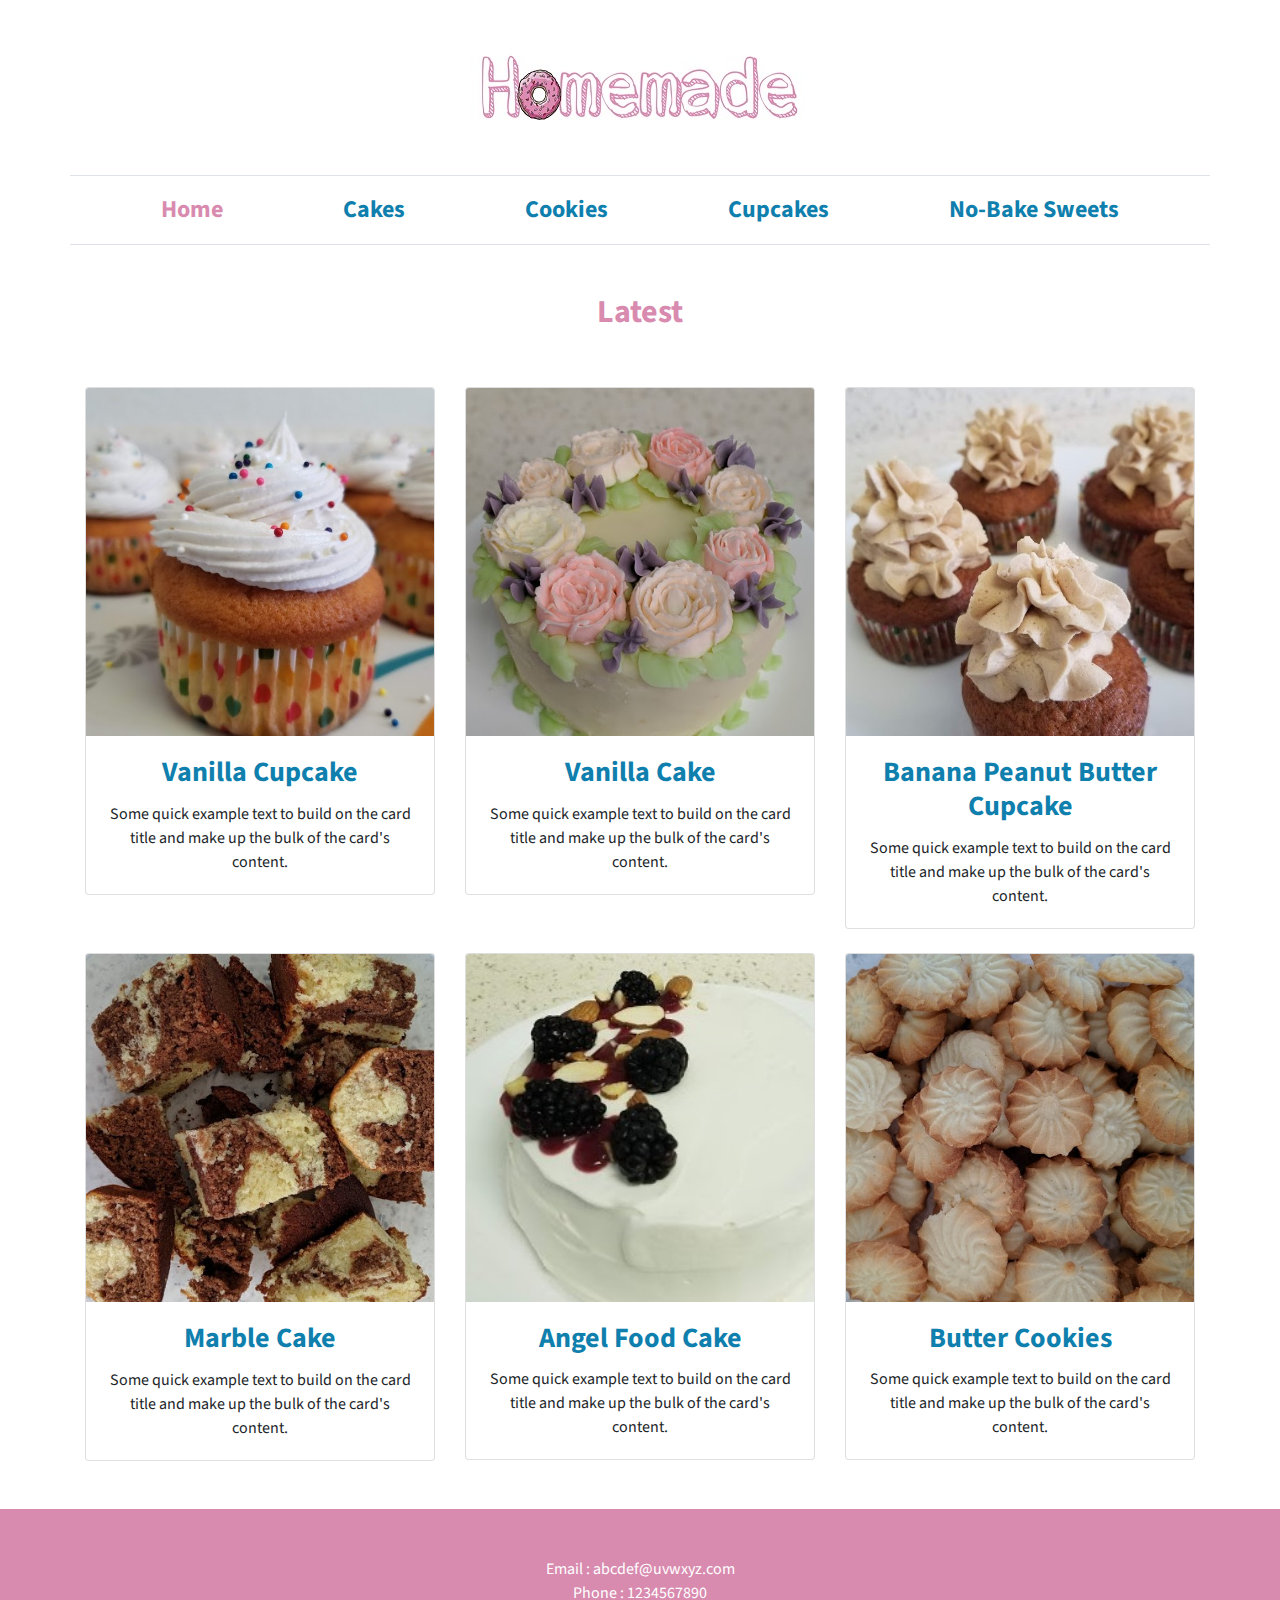
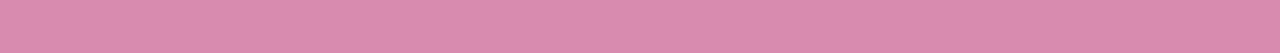
<file: index.html>
<!DOCTYPE html>
<html lang="en">
  <head>
    <meta charset="utf-8">
    <meta http-equiv="X-UA-Compatible" content="IE=edge">
    <meta name="viewport" content="width=device-width, initial-scale=1">
    <title>Homemade - Recipes</title>
    <link href="css/bootstrap.min.css" rel="stylesheet" type='text/css'>
    <link href="css/mystyle.css" rel="stylesheet" type='text/css'>
    <link href="https://fonts.googleapis.com/css?family=Source+Sans+Pro&display=swap" rel="stylesheet">
    <link rel="stylesheet" href="https://use.fontawesome.com/releases/v5.8.2/css/all.css" integrity="sha384-oS3vJWv+0UjzBfQzYUhtDYW+Pj2yciDJxpsK1OYPAYjqT085Qq/1cq5FLXAZQ7Ay" crossorigin="anonymous">
    
  </head>

  <body>
    <!-- WEBSITE TITLE AND MENUBAR -->
    <header>
      <div class="container">
        <!--HOMEMADE PAGE TITLE-->
        <a href="index.html"><img src="Images/PageLogo.jpg" alt="Homemade-recipes-title" class="center pt-4 pb-4"></a>
      </div>
      <!--NAVBAR-->
      <div class="container border border-left-0 border-right-0">
        <nav class="navbar navbar-expand-md" id="header-nav">
          <!--TOGGLE BUTTON -->
          <button class="navbar-toggler" type="button" data-toggle="collapse" data-target="#navbarNav" aria-controls="navbarNavDropdown" aria-expanded="false" aria-label="Toggle navigation">
            <span><i id="hamburger" class="fas fa-bars"></i></span>
          </button>
          <!--MENU LIST-->
          <div class="collapse navbar-collapse" id="navbarNav">
            <ul class="navbar-nav nav-fill w-100 align-items-start" id="nav-list">
              <li class="nav-item active">
                <a class="nav-link current" href="index.html">Home <span class="sr-only">(current)</span></a>
              </li>
              <li class="nav-item">
                <a class="nav-link" href="cakes.html">Cakes</a>
              </li>
              <li class="nav-item">
                <a class="nav-link" href="cookies.html">Cookies</a>
              </li>
              <li class="nav-item">
                <a class="nav-link" href="cupcakes.html">Cupcakes</a>
              </li>
              <li class="nav-item">
                <a class="nav-link" href="no-bake.html">No-Bake Sweets</a>
              </li>
            </ul>
          </div>
        </nav>
      </div> <!--HEADER CONTAINER -->
    </header>
    <!-- PAGE CONTENT    IMAGE GALLERY -->
      <div class="container">
        <h2 class="sub-heading pt-5 pb-4">Latest</h2>
        <div class="row">
            <div class="col-lg-4 col-md-6 col-sm-12">
              <div class="card text-center mt-4">
                <img src="Images/Cupcakes/VanillaCupcake.jpg" class="card-img-top" alt="Vanilla Cupcake">
                <div class="card-body">
                  <h3 class="card-title"><a class="sub-heading" href="#">Vanilla Cupcake</a></h3>
                  <p class="card-text">Some quick example text to build on the card title and make up the bulk of the card's content.</p>
                </div>
              </div>
            </div>
            <div class="col-lg-4 col-md-6 col-sm-12">
              <div class="card text-center mt-4">
                <img src="Images/Cakes/VanillaCake.jpg" class="card-img-top" alt="Vanilla Cake">
                <div class="card-body">
                  <h3 class="card-title"><a class="sub-heading" href="#">Vanilla Cake</a></h3>
                  <p class="card-text">Some quick example text to build on the card title and make up the bulk of the card's content.</p>
                </div>
              </div>
            </div>
            <div class="col-lg-4 col-md-6 col-sm-12">
              <div class="card text-center mt-4">
                <img src="Images/Cupcakes/PeanutCupcake.jpg" class="card-img-top" alt="Banana Peanut Butter Cupcake">
                <div class="card-body">
                  <h3 class="card-title"><a class="sub-heading" href="#">Banana Peanut Butter Cupcake</a></h3>
                  <p class="card-text">Some quick example text to build on the card title and make up the bulk of the card's content.</p>
                </div>
              </div>
            </div>
            <div class="col-lg-4 col-md-6 col-sm-12">
              <div class="card text-center mt-4">
                <img src="Images/Cakes/MarbleCake.jpg" class="card-img-top" alt="Marble Cake">
                <div class="card-body">
                  <h3 class="card-title"><a class="sub-heading" href="#">Marble Cake</a></h3>
                  <p class="card-text">Some quick example text to build on the card title and make up the bulk of the card's content.</p>
                </div>
              </div>
            </div>
            <div class="col-lg-4 col-md-6 col-sm-12">
              <div class="card text-center mt-4">
                <img src="Images/Cakes/AngelCake.jpg" class="card-img-top" alt="Angel Cake">
                <div class="card-body">
                  <h3 class="card-title"><a class="sub-heading" href="#">Angel Food Cake</a></h3>
                  <p class="card-text">Some quick example text to build on the card title and make up the bulk of the card's content.</p>
                </div>
              </div>
            </div>
            <div class="col-lg-4 col-md-6 col-sm-12">
              <div class="card text-center mt-4">
                <img src="Images/Cookies/ButterCookies.jpg" class="card-img-top" alt="Butter Cookies">
                <div class="card-body">
                  <h3 class="card-title"><a class="sub-heading" href="#">Butter Cookies</a></h3>
                  <p class="card-text">Some quick example text to build on the card title and make up the bulk of the card's content.</p>
                </div>
              </div>
            </div>
      </div> <!--- ROW DIV -->
    </div> <!-- MAIN CONTENT CONTAINER -->

    <!--PAGE FOOTER-->

    <footer id=footer-tile class="panel-footer pt-5 pb-5 mt-5">
      <div class="container" >
        <section>
          <span>Email : </span>
          abcdef@uvwxyz.com<br>
          <span>Phone : </span>
          1234567890<br>
        </section>
        </div>
      </div>
    </footer>

  <script src="https://code.jquery.com/jquery-3.3.1.slim.min.js" integrity="sha384-q8i/X+965DzO0rT7abK41JStQIAqVgRVzpbzo5smXKp4YfRvH+8abtTE1Pi6jizo" crossorigin="anonymous"></script>
  <script src="https://cdnjs.cloudflare.com/ajax/libs/popper.js/1.14.7/umd/popper.min.js" integrity="sha384-UO2eT0CpHqdSJQ6hJty5KVphtPhzWj9WO1clHTMGa3JDZwrnQq4sF86dIHNDz0W1" crossorigin="anonymous"></script>
  <script src="https://stackpath.bootstrapcdn.com/bootstrap/4.3.1/js/bootstrap.min.js" integrity="sha384-JjSmVgyd0p3pXB1rRibZUAYoIIy6OrQ6VrjIEaFf/nJGzIxFDsf4x0xIM+B07jRM" crossorigin="anonymous"></script>
  <script src="js/myscript.js"></script>
  </body>
</html>
</file>
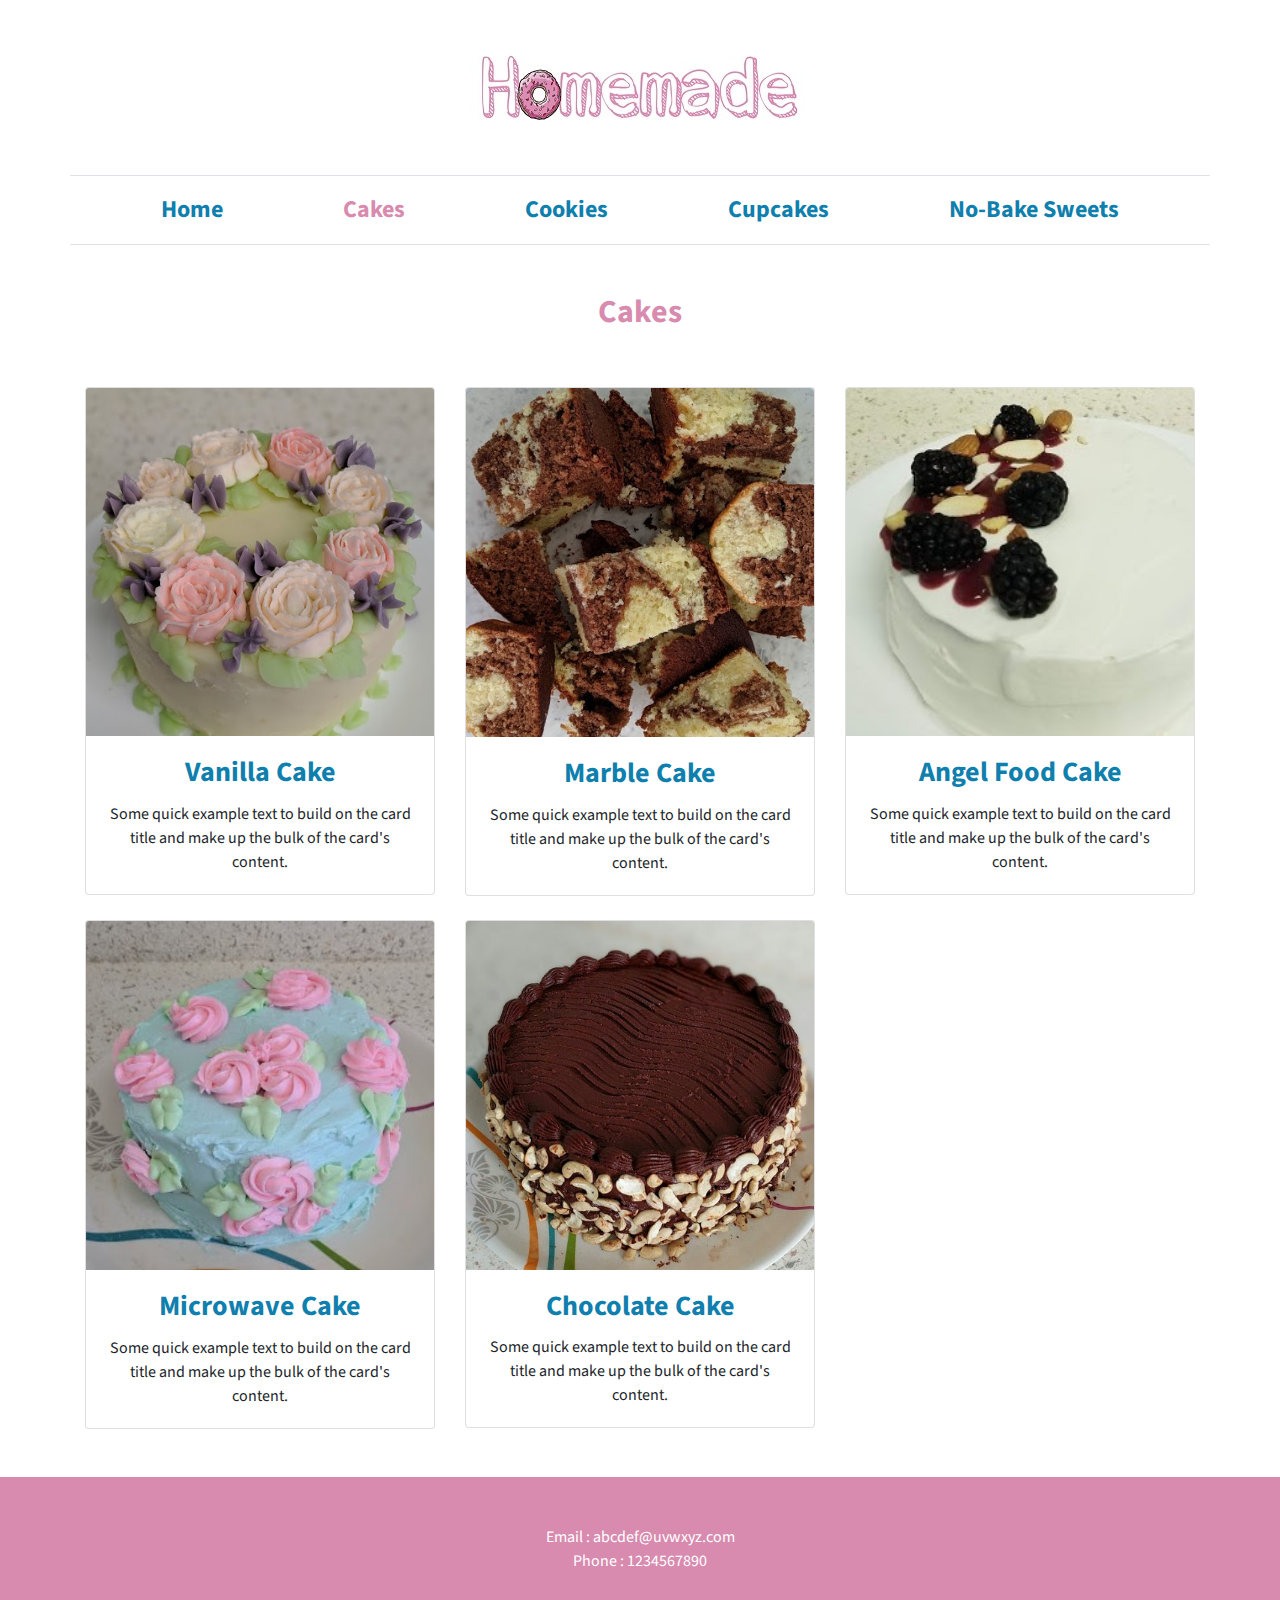
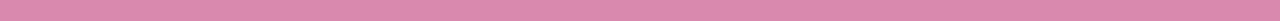
<file: cakes.html>
<!DOCTYPE html>
<html lang="en">
  <head>
    <meta charset="utf-8">
    <meta http-equiv="X-UA-Compatible" content="IE=edge">
    <meta name="viewport" content="width=device-width, initial-scale=1">
    <title>Homemade - Recipes</title>
    <link href="css/bootstrap.min.css" rel="stylesheet" type='text/css'>
    <link href="css/mystyle.css" rel="stylesheet" type='text/css'>
    <link href="https://fonts.googleapis.com/css?family=Source+Sans+Pro&display=swap" rel="stylesheet">
    <link rel="stylesheet" href="https://use.fontawesome.com/releases/v5.8.2/css/all.css" integrity="sha384-oS3vJWv+0UjzBfQzYUhtDYW+Pj2yciDJxpsK1OYPAYjqT085Qq/1cq5FLXAZQ7Ay" crossorigin="anonymous">
  </head>

  <body>
    <header>
      <div class="container">
        <a href="index.html"><img src="Images/PageLogo.jpg" alt="Homemade-recipes-title" class="center pt-4 pb-4"></a>
      </div>
      <div class="container border border-left-0 border-right-0">
        <nav class="navbar navbar-expand-md" id="header-nav">
          <!--TOGGLE BUTTON-->
          <button class="navbar-toggler" type="button" data-toggle="collapse" data-target="#navbarNav" aria-controls="navbarNavDropdown" aria-expanded="false" aria-label="Toggle navigation">
            <span><i id="hamburger" class="fas fa-bars"></i></span>
          </button>
          <!--MENU LIST-->
          <div class="collapse navbar-collapse" id="navbarNav">
            <ul class="navbar-nav nav-fill w-100 align-items-start" id="nav-list">
              <li class="nav-item">
                <a class="nav-link" href="index.html">Home</a>
              </li>
              <li class="nav-item active">
                <a class="nav-link current" href="cakes.html">Cakes<span class="sr-only">(current)</span></a>
              </li>
              <li class="nav-item">
                <a class="nav-link" href="cookies.html">Cookies</a>
              </li>
              <li class="nav-item">
                <a class="nav-link" href="cupcakes.html">Cupcakes</a>
              </li>
              <li class="nav-item">
                <a class="nav-link" href="no-bake.html">No-Bake Sweets</a>
              </li>
            </ul>
          </div>
        </nav>
      </div> <!--HEADER CONTAINER -->
    </header>
      <div class="container">
        <h2 class="sub-heading pt-5 pb-4">Cakes</h2>
        <!--IMAGE GALLERY OF CAKES-->
        <div class="row">
            <div class="col-lg-4 col-md-6 col-sm-12">
              <div class="card text-center mt-4">
                <img src="Images/Cakes/VanillaCake.jpg" class="card-img-top" alt="Vanilla Cake">
                <div class="card-body">
                  <h3 class="card-title"><a class="sub-heading" href="#">Vanilla Cake</a></h3>
                  <p class="card-text">Some quick example text to build on the card title and make up the bulk of the card's content.</p>
                </div>
              </div>
            </div>
            <div class="col-lg-4 col-md-6 col-sm-12">
              <div class="card text-center mt-4">
                <img src="Images/Cakes/MarbleCake.jpg" class="card-img-top" alt="Marble Cake">
                <div class="card-body">
                  <h3 class="card-title"><a class="sub-heading" href="#">Marble Cake</a></h3>
                  <p class="card-text">Some quick example text to build on the card title and make up the bulk of the card's content.</p>
                </div>
              </div>
            </div>
            <div class="col-lg-4 col-md-6 col-sm-12">
              <div class="card text-center mt-4">
                <img src="Images/Cakes/AngelCake.jpg" class="card-img-top" alt="Angel Cake">
                <div class="card-body">
                  <h3 class="card-title"><a class="sub-heading" href="#">Angel Food Cake</a></h3>
                  <p class="card-text">Some quick example text to build on the card title and make up the bulk of the card's content.</p>
                </div>
              </div>
            </div>
            <div class="col-lg-4 col-md-6 col-sm-12">
              <div class="card text-center mt-4">
                <img src="Images/Cakes/MicrowaveCake.jpg" class="card-img-top" alt="Microwave Cake">
                <div class="card-body">
                  <h3 class="card-title"><a class="sub-heading" href="#">Microwave Cake</a></h3>
                  <p class="card-text">Some quick example text to build on the card title and make up the bulk of the card's content.</p>
                </div>
              </div>
            </div>
            <div class="col-lg-4 col-md-6 col-sm-12">
              <div class="card text-center mt-4">
                <img src="Images/Cakes/ChocolateCake.jpg" class="card-img-top" alt="Chocolate Cake">
                <div class="card-body">
                  <h3 class="card-title"><a class="sub-heading" href="#">Chocolate Cake</a></h3>
                  <p class="card-text">Some quick example text to build on the card title and make up the bulk of the card's content.</p>
                </div>
              </div>
            </div>
            
      </div> <!--- ROW DIV -->
    </div> <!-- MAIN CONTENT CONTAINER -->

    <footer id=footer-tile class="panel-footer pt-5 pb-5 mt-5">
      <div class="container" >
        <section>
          <span>Email : </span>
          abcdef@uvwxyz.com<br>
          <span>Phone : </span>
          1234567890<br>
        </section>
        </div>
      </div>
    </footer>

  <script src="https://code.jquery.com/jquery-3.3.1.slim.min.js" integrity="sha384-q8i/X+965DzO0rT7abK41JStQIAqVgRVzpbzo5smXKp4YfRvH+8abtTE1Pi6jizo" crossorigin="anonymous"></script>
  <script src="https://cdnjs.cloudflare.com/ajax/libs/popper.js/1.14.7/umd/popper.min.js" integrity="sha384-UO2eT0CpHqdSJQ6hJty5KVphtPhzWj9WO1clHTMGa3JDZwrnQq4sF86dIHNDz0W1" crossorigin="anonymous"></script>
  <script src="https://stackpath.bootstrapcdn.com/bootstrap/4.3.1/js/bootstrap.min.js" integrity="sha384-JjSmVgyd0p3pXB1rRibZUAYoIIy6OrQ6VrjIEaFf/nJGzIxFDsf4x0xIM+B07jRM" crossorigin="anonymous"></script>
  <script src="js/myscript.js"></script>
  </body>
</html>
</file>
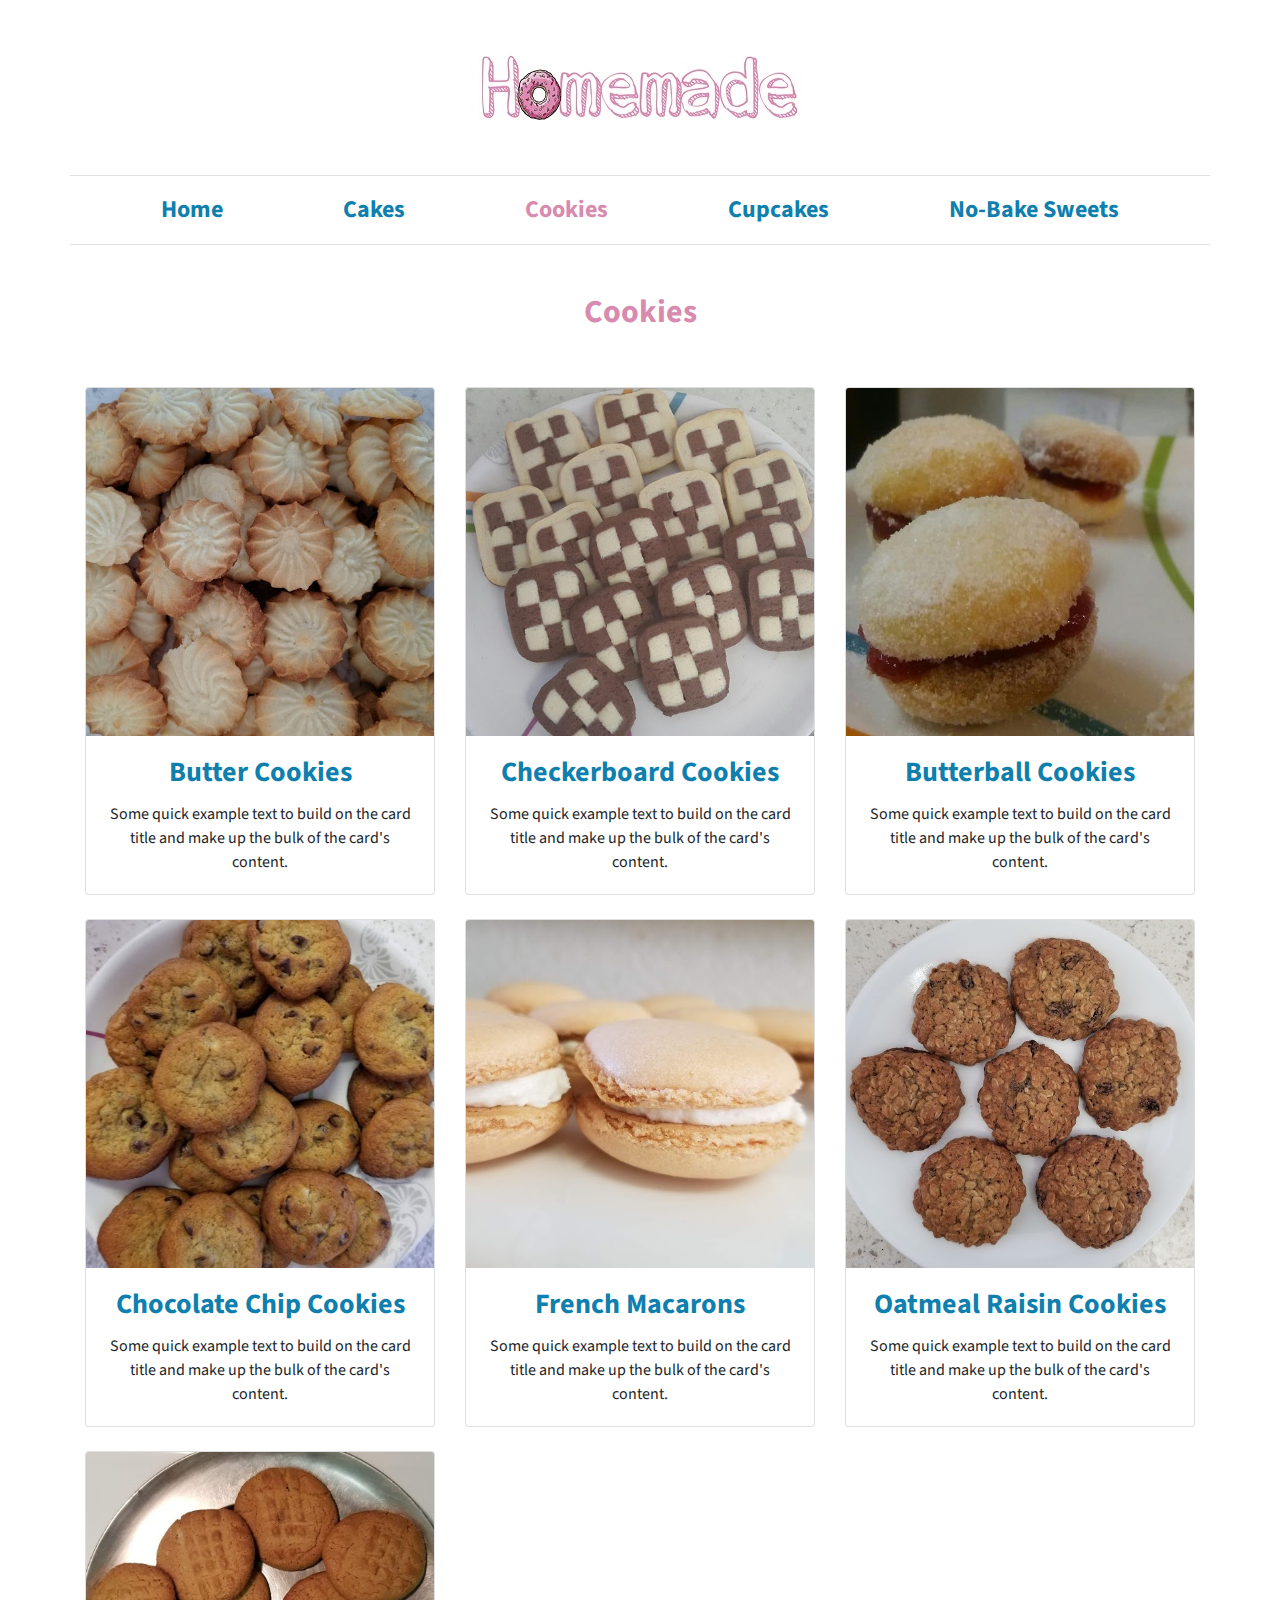
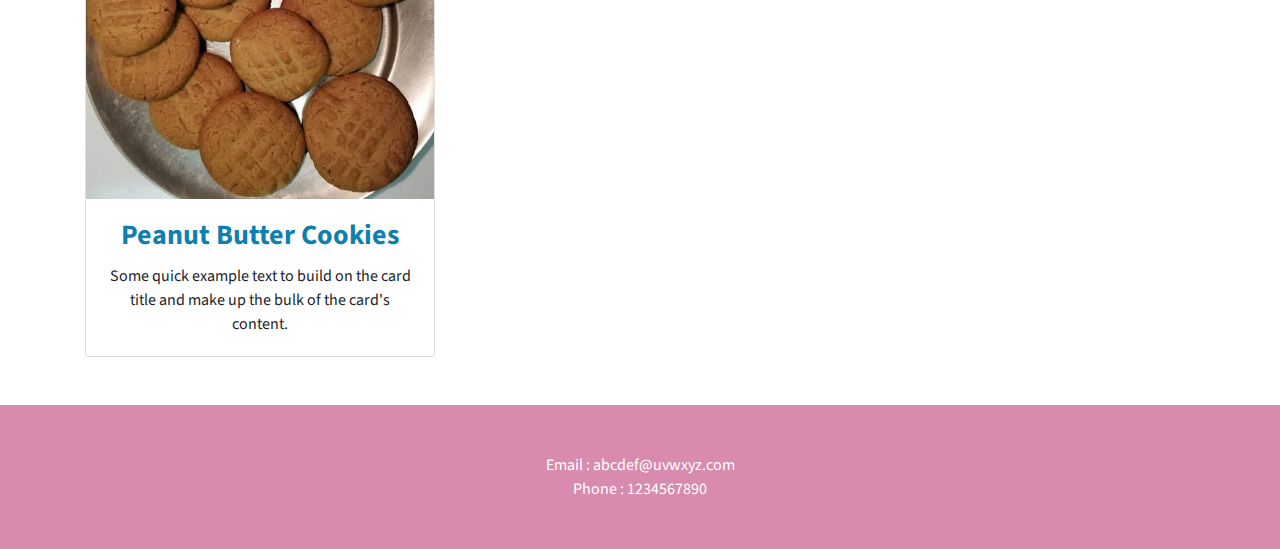
<file: cookies.html>
<!DOCTYPE html>
<html lang="en">
  <head>
    <meta charset="utf-8">
    <meta http-equiv="X-UA-Compatible" content="IE=edge">
    <meta name="viewport" content="width=device-width, initial-scale=1">
    <title>Homemade - Recipes</title>
    <link href="css/bootstrap.min.css" rel="stylesheet" type='text/css'>
    <link href="css/mystyle.css" rel="stylesheet" type='text/css'>
    <link href="https://fonts.googleapis.com/css?family=Source+Sans+Pro&display=swap" rel="stylesheet">
    <link rel="stylesheet" href="https://use.fontawesome.com/releases/v5.8.2/css/all.css" integrity="sha384-oS3vJWv+0UjzBfQzYUhtDYW+Pj2yciDJxpsK1OYPAYjqT085Qq/1cq5FLXAZQ7Ay" crossorigin="anonymous">
  </head>

  <body>
    <header>
      <div class="container">
        <a href="index.html"><img src="Images/PageLogo.jpg" alt="Homemade-recipes-title" class="center pt-4 pb-4"></a>
      </div>
      <div class="container border border-left-0 border-right-0">
        <nav class="navbar navbar-expand-md" id="header-nav">
          <!--TOGGLE BUTTON-->
          <button class="navbar-toggler" type="button" data-toggle="collapse" data-target="#navbarNav" aria-controls="navbarNavDropdown" aria-expanded="false" aria-label="Toggle navigation">
            <span><i id="hamburger" class="fas fa-bars"></i></span>
          </button>
          <!--MENU LIST-->
          <div class="collapse navbar-collapse" id="navbarNav">
            <ul class="navbar-nav nav-fill w-100 align-items-start" id="nav-list">
              <li class="nav-item">
                <a class="nav-link" href="index.html">Home</a>
              </li>
              <li class="nav-item">
                <a class="nav-link" href="cakes.html">Cakes</a>
              </li>
              <li class="nav-item active">
                <a class="nav-link current" href="cookies.html">Cookies<span class="sr-only">(current)</span></a>
              </li>
              <li class="nav-item">
                <a class="nav-link" href="cupcakes.html">Cupcakes</a>
              </li>
              <li class="nav-item">
                <a class="nav-link" href="no-bake.html">No-Bake Sweets</a>
              </li>
            </ul>
          </div>
        </nav>
      </div> <!--HEADER CONTAINER -->
    </header>
      <div class="container">
        <h2 class="sub-heading pt-5 pb-4">Cookies</h2>
        <div class="row">
          <!--IMAGE GALLERY OF COOKIES-->
            <div class="col-lg-4 col-md-6 col-sm-12">
              <div class="card text-center mt-4">
                <img src="Images/Cookies/ButterCookies.jpg" class="card-img-top" alt="Butter Cookies">
                <div class="card-body">
                  <h3 class="card-title"><a class="sub-heading" href="#">Butter Cookies</a></h3>
                  <p class="card-text">Some quick example text to build on the card title and make up the bulk of the card's content.</p>
                </div>
              </div>
            </div>
            <div class="col-lg-4 col-md-6 col-sm-12">
              <div class="card text-center mt-4">
                <img src="Images/Cookies/CheckerboardCookies.jpg" class="card-img-top" alt="Checkerboard Cookies">
                <div class="card-body">
                  <h3 class="card-title"><a class="sub-heading" href="#">Checkerboard Cookies</a></h3>
                  <p class="card-text">Some quick example text to build on the card title and make up the bulk of the card's content.</p>
                </div>
              </div>
            </div>
            <div class="col-lg-4 col-md-6 col-sm-12">
              <div class="card text-center mt-4">
                <img src="Images/Cookies/ButterballCookies.jpg" class="card-img-top" alt="Butterball Cookies">
                <div class="card-body">
                  <h3 class="card-title"><a class="sub-heading" href="#">Butterball Cookies</a></h3>
                  <p class="card-text">Some quick example text to build on the card title and make up the bulk of the card's content.</p>
                </div>
              </div>
            </div>
            <div class="col-lg-4 col-md-6 col-sm-12">
              <div class="card text-center mt-4">
                <img src="Images/Cookies/ChocolatechipCookies.jpg" class="card-img-top" alt="Chocolate Chip Cookies">
                <div class="card-body">
                  <h3 class="card-title"><a class="sub-heading" href="#">Chocolate Chip Cookies</a></h3>
                  <p class="card-text">Some quick example text to build on the card title and make up the bulk of the card's content.</p>
                </div>
              </div>
            </div>
            <div class="col-lg-4 col-md-6 col-sm-12">
              <div class="card text-center mt-4">
                <img src="Images/Cookies/FrenchMacarons.jpg" class="card-img-top" alt="French Macarons">
                <div class="card-body">
                  <h3 class="card-title"><a class="sub-heading" href="#">French Macarons</a></h3>
                  <p class="card-text">Some quick example text to build on the card title and make up the bulk of the card's content.</p>
                </div>
              </div>
            </div>
            <div class="col-lg-4 col-md-6 col-sm-12">
              <div class="card text-center mt-4">
                <img src="Images/Cookies/OatmealCookies.jpg" class="card-img-top" alt="Oatmeal Raisin Cookies">
                <div class="card-body">
                  <h3 class="card-title"><a class="sub-heading" href="#">Oatmeal Raisin Cookies</a></h3>
                  <p class="card-text">Some quick example text to build on the card title and make up the bulk of the card's content.</p>
                </div>
              </div>
            </div>
            <div class="col-lg-4 col-md-6 col-sm-12">
              <div class="card text-center mt-4">
                <img src="Images/Cookies/PeanutCookies.jpg" class="card-img-top" alt="Peanut Butter Cookies">
                <div class="card-body">
                  <h3 class="card-title"><a class="sub-heading" href="#">Peanut Butter Cookies</a></h3>
                  <p class="card-text">Some quick example text to build on the card title and make up the bulk of the card's content.</p>
                </div>
              </div>
            </div>
            
      </div> <!--- ROW DIV -->
    </div> <!-- MAIN CONTENT CONTAINER -->

    <footer id=footer-tile class="panel-footer pt-5 pb-5 mt-5">
      <div class="container" >
        <section>
          <span>Email : </span>
          abcdef@uvwxyz.com<br>
          <span>Phone : </span>
          1234567890<br>
        </section>
        </div>
      </div>
    </footer>

  <script src="https://code.jquery.com/jquery-3.3.1.slim.min.js" integrity="sha384-q8i/X+965DzO0rT7abK41JStQIAqVgRVzpbzo5smXKp4YfRvH+8abtTE1Pi6jizo" crossorigin="anonymous"></script>
  <script src="https://cdnjs.cloudflare.com/ajax/libs/popper.js/1.14.7/umd/popper.min.js" integrity="sha384-UO2eT0CpHqdSJQ6hJty5KVphtPhzWj9WO1clHTMGa3JDZwrnQq4sF86dIHNDz0W1" crossorigin="anonymous"></script>
  <script src="https://stackpath.bootstrapcdn.com/bootstrap/4.3.1/js/bootstrap.min.js" integrity="sha384-JjSmVgyd0p3pXB1rRibZUAYoIIy6OrQ6VrjIEaFf/nJGzIxFDsf4x0xIM+B07jRM" crossorigin="anonymous"></script>
  <script src="js/myscript.js"></script>
  </body>
</html>
</file>
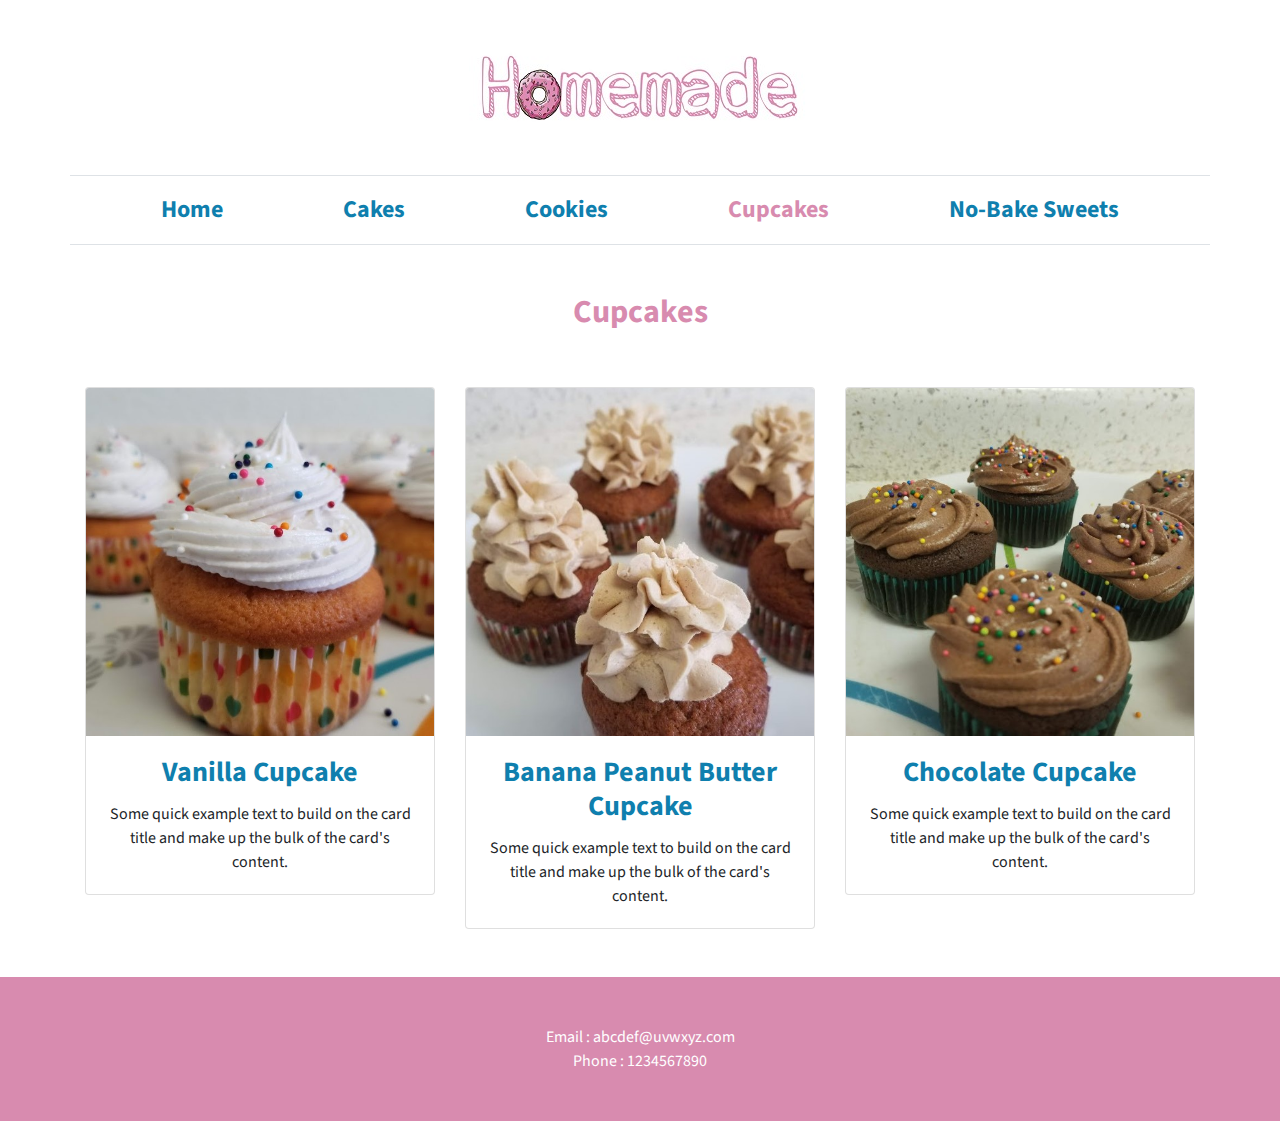
<file: cupcakes.html>
<!DOCTYPE html>
<html lang="en">
  <head>
    <meta charset="utf-8">
    <meta http-equiv="X-UA-Compatible" content="IE=edge">
    <meta name="viewport" content="width=device-width, initial-scale=1">
    <title>Homemade - Recipes</title>
    <link href="css/bootstrap.min.css" rel="stylesheet" type='text/css'>
    <link href="css/mystyle.css" rel="stylesheet" type='text/css'>
    <link href="https://fonts.googleapis.com/css?family=Source+Sans+Pro&display=swap" rel="stylesheet">
    <link rel="stylesheet" href="https://use.fontawesome.com/releases/v5.8.2/css/all.css" integrity="sha384-oS3vJWv+0UjzBfQzYUhtDYW+Pj2yciDJxpsK1OYPAYjqT085Qq/1cq5FLXAZQ7Ay" crossorigin="anonymous">
  </head>

  <body>
    <header>
      <div class="container">
        <a href="index.html"><img src="Images/PageLogo.jpg" alt="Homemade-recipes-title" class="center pt-4 pb-4"></a>
      </div>
      <div class="container border border-left-0 border-right-0">
        <nav class="navbar navbar-expand-md" id="header-nav">
          <!--TOGGLE BUTTON-->
          <button class="navbar-toggler" type="button" data-toggle="collapse" data-target="#navbarNav" aria-controls="navbarNavDropdown" aria-expanded="false" aria-label="Toggle navigation">
            <span><i id="hamburger" class="fas fa-bars"></i></span>
          </button>
          <!--MENU LIST-->
          <div class="collapse navbar-collapse" id="navbarNav">
            <ul class="navbar-nav nav-fill w-100 align-items-start" id="nav-list">
              <li class="nav-item">
                <a class="nav-link" href="index.html">Home</a>
              </li>
              <li class="nav-item">
                <a class="nav-link" href="cakes.html">Cakes</a>
              </li>
              <li class="nav-item">
                <a class="nav-link" href="cookies.html">Cookies</a>
              </li>
              <li class="nav-item active">
                <a class="nav-link current" href="cupcakes.html">Cupcakes<span class="sr-only">(current)</span></a>
              </li>
              <li class="nav-item">
                <a class="nav-link" href="no-bake.html">No-Bake Sweets</a>
              </li>
            </ul>
          </div>
        </nav>
      </div> <!--HEADER CONTAINER -->
    </header>
      <div class="container">
        <h2 class="sub-heading pt-5 pb-4">Cupcakes</h2>
        <!--IMAGE GALLERY OF CUPCAKES-->
        <div class="row">
            <div class="col-lg-4 col-md-6 col-sm-12">
              <div class="card text-center mt-4">
                <img src="Images/Cupcakes/VanillaCupcake.jpg" class="card-img-top" alt="Vanilla Cupcake">
                <div class="card-body">
                  <h3 class="card-title"><a class="sub-heading" href="#">Vanilla Cupcake</a></h3>
                  <p class="card-text">Some quick example text to build on the card title and make up the bulk of the card's content.</p>
                </div>
              </div>
            </div>
            <div class="col-lg-4 col-md-6 col-sm-12">
              <div class="card text-center mt-4">
                <img src="Images/Cupcakes/PeanutCupcake.jpg" class="card-img-top" alt="Banana Peanut Butter Cupcake">
                <div class="card-body">
                  <h3 class="card-title"><a class="sub-heading" href="#">Banana Peanut Butter Cupcake</a></h3>
                  <p class="card-text">Some quick example text to build on the card title and make up the bulk of the card's content.</p>
                </div>
              </div>
            </div>
            <div class="col-lg-4 col-md-6 col-sm-12">
              <div class="card text-center mt-4">
                <img src="Images/Cupcakes/ChocolateCupcake.jpg" class="card-img-top" alt="Chocolate Cupcake">
                <div class="card-body">
                  <h3 class="card-title"><a class="sub-heading" href="#">Chocolate Cupcake</a></h3>
                  <p class="card-text">Some quick example text to build on the card title and make up the bulk of the card's content.</p>
                </div>
              </div>
            </div>
        </div> <!--- ROW DIV -->
      </div> <!-- MAIN CONTENT CONTAINER -->

    <footer id=footer-tile class="panel-footer pt-5 pb-5 mt-5">
      <div class="container" >
        <section>
          <span>Email : </span>
          abcdef@uvwxyz.com<br>
          <span>Phone : </span>
          1234567890<br>
        </section>
        </div>
      </div>
    </footer>

  <script src="https://code.jquery.com/jquery-3.3.1.slim.min.js" integrity="sha384-q8i/X+965DzO0rT7abK41JStQIAqVgRVzpbzo5smXKp4YfRvH+8abtTE1Pi6jizo" crossorigin="anonymous"></script>
  <script src="https://cdnjs.cloudflare.com/ajax/libs/popper.js/1.14.7/umd/popper.min.js" integrity="sha384-UO2eT0CpHqdSJQ6hJty5KVphtPhzWj9WO1clHTMGa3JDZwrnQq4sF86dIHNDz0W1" crossorigin="anonymous"></script>
  <script src="https://stackpath.bootstrapcdn.com/bootstrap/4.3.1/js/bootstrap.min.js" integrity="sha384-JjSmVgyd0p3pXB1rRibZUAYoIIy6OrQ6VrjIEaFf/nJGzIxFDsf4x0xIM+B07jRM" crossorigin="anonymous"></script>
  <script src="js/myscript.js"></script>
  </body>
</html>
</file>
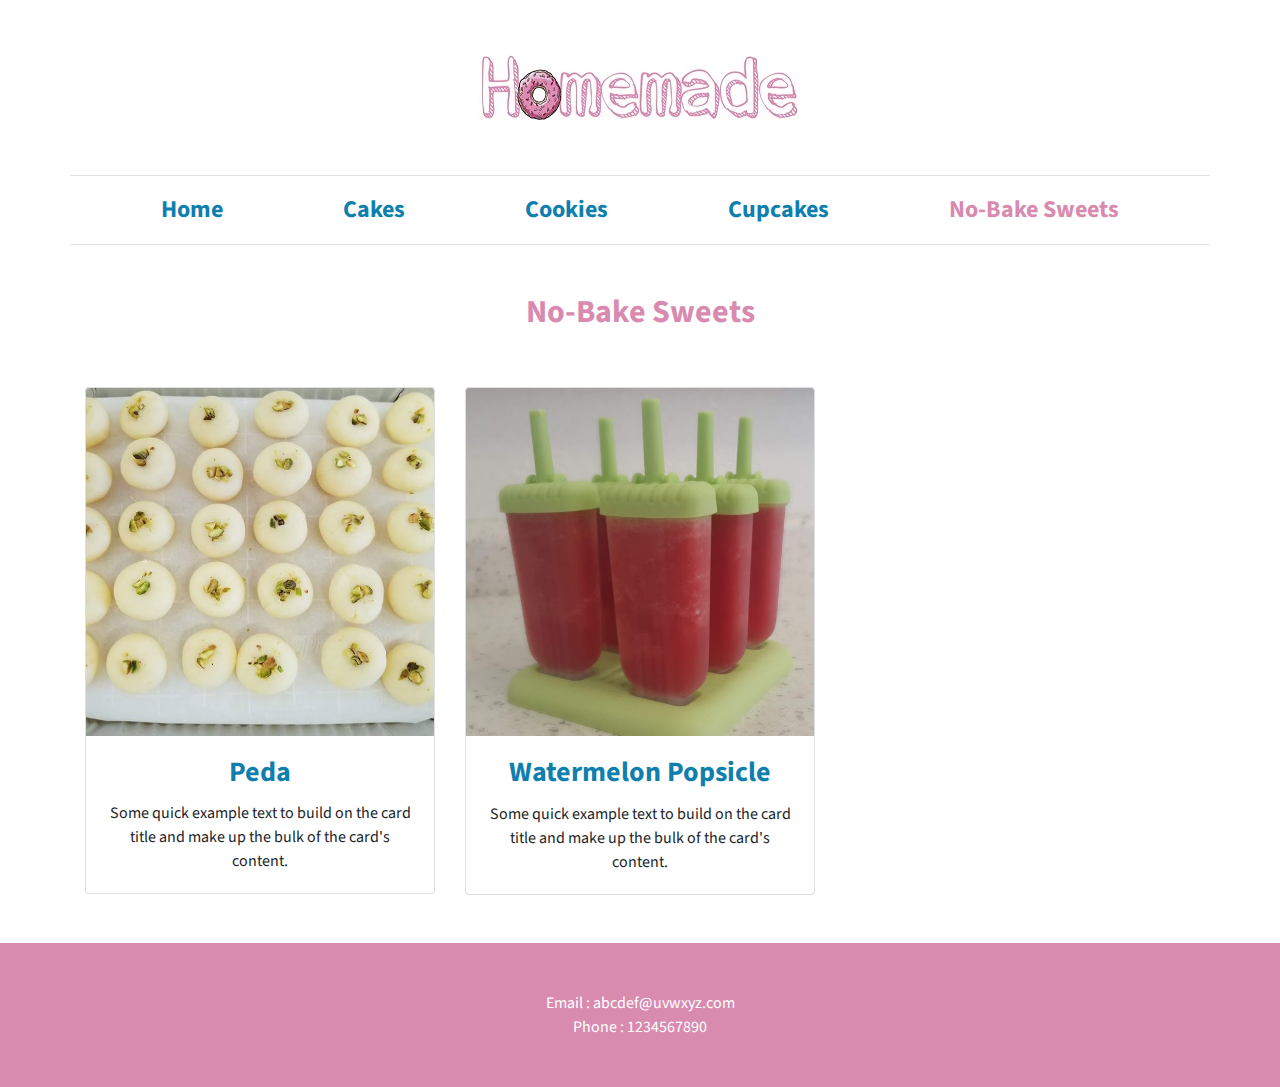
<file: no-bake.html>
<!DOCTYPE html>
<html lang="en">
  <head>
    <meta charset="utf-8">
    <meta http-equiv="X-UA-Compatible" content="IE=edge">
    <meta name="viewport" content="width=device-width, initial-scale=1">
    <title>Homemade - Recipes</title>
    <link href="css/bootstrap.min.css" rel="stylesheet" type='text/css'>
    <link href="css/mystyle.css" rel="stylesheet" type='text/css'>
    <link href="https://fonts.googleapis.com/css?family=Source+Sans+Pro&display=swap" rel="stylesheet">
    <link rel="stylesheet" href="https://use.fontawesome.com/releases/v5.8.2/css/all.css" integrity="sha384-oS3vJWv+0UjzBfQzYUhtDYW+Pj2yciDJxpsK1OYPAYjqT085Qq/1cq5FLXAZQ7Ay" crossorigin="anonymous">
  </head>

  <body>
    <header>
      <div class="container">
        <a href="index.html"><img src="Images/PageLogo.jpg" alt="Homemade-recipes-title" class="center pt-4 pb-4"></a>
      </div>
      <div class="container border border-left-0 border-right-0">
        <nav class="navbar navbar-expand-md" id="header-nav">
          <button class="navbar-toggler" type="button" data-toggle="collapse" data-target="#navbarNav" aria-controls="navbarNavDropdown" aria-expanded="false" aria-label="Toggle navigation">
            <span><i id="hamburger" class="fas fa-bars"></i></span>
          </button>
          <div class="collapse navbar-collapse" id="navbarNav">
            <ul class="navbar-nav nav-fill w-100 align-items-start" id="nav-list">
              <li class="nav-item">
                <a class="nav-link" href="index.html">Home</a>
              </li>
              <li class="nav-item">
                <a class="nav-link" href="cakes.html">Cakes</a>
              </li>
              <li class="nav-item">
                <a class="nav-link" href="cookies.html">Cookies</a>
              </li>
              <li class="nav-item">
                <a class="nav-link" href="cupcakes.html">Cupcakes</a>
              </li>
              <li class="nav-item active">
                <a class="nav-link current" href="no-bake.html">No-Bake Sweets<span class="sr-only">(current)</span></a>
              </li>
            </ul>
          </div>
        </nav>
      </div> <!--HEADER CONTAINER -->
    </header>
      <div class="container">
        <h2 class="sub-heading pt-5 pb-4">No-Bake Sweets</h2>
        <div class="row">
            <div class="col-lg-4 col-md-6 col-sm-12">
              <div class="card text-center mt-4">
                <img src="Images/No-Bake/Peda.jpg" class="card-img-top" alt="Peda">
                <div class="card-body">
                  <h3 class="card-title"><a class="sub-heading" href="#">Peda</a></h3>
                  <p class="card-text">Some quick example text to build on the card title and make up the bulk of the card's content.</p>
                </div>
              </div>
            </div>
            <div class="col-lg-4 col-md-6 col-sm-12">
              <div class="card text-center mt-4">
                <img src="Images/No-Bake/WatermelonPopsicle.jpg" class="card-img-top" alt="Watermelon Popsicle">
                <div class="card-body">
                  <h3 class="card-title"><a class="sub-heading" href="#">Watermelon Popsicle</a></h3>
                  <p class="card-text">Some quick example text to build on the card title and make up the bulk of the card's content.</p>
                </div>
              </div>
            </div>
            
      </div> <!--- ROW DIV -->
    </div> <!-- MAIN CONTENT CONTAINER -->

    <footer id=footer-tile class="panel-footer pt-5 pb-5 mt-5">
      <div class="container" >
        <section>
          <span>Email : </span>
          abcdef@uvwxyz.com<br>
          <span>Phone : </span>
          1234567890<br>
        </section>
        </div>
      </div>
    </footer>

  <script src="https://code.jquery.com/jquery-3.3.1.slim.min.js" integrity="sha384-q8i/X+965DzO0rT7abK41JStQIAqVgRVzpbzo5smXKp4YfRvH+8abtTE1Pi6jizo" crossorigin="anonymous"></script>
  <script src="https://cdnjs.cloudflare.com/ajax/libs/popper.js/1.14.7/umd/popper.min.js" integrity="sha384-UO2eT0CpHqdSJQ6hJty5KVphtPhzWj9WO1clHTMGa3JDZwrnQq4sF86dIHNDz0W1" crossorigin="anonymous"></script>
  <script src="https://stackpath.bootstrapcdn.com/bootstrap/4.3.1/js/bootstrap.min.js" integrity="sha384-JjSmVgyd0p3pXB1rRibZUAYoIIy6OrQ6VrjIEaFf/nJGzIxFDsf4x0xIM+B07jRM" crossorigin="anonymous"></script>
  <script src="js/myscript.js"></script>
  </body>
</html>
</file>
<file: css/mystyle.css>
body{
	font-size: 16px;
  	background-color: #FFFFFF;
  	font-family: 'Source Sans Pro', sans-serif;
}

.center{
	display: block;
	margin-left: auto;
	margin-right: auto;
}

#header-nav{
	background-color: #ffffff;
    margin-bottom:0;
    border-radius:0;
}

h2.sub-heading
{
	color: #D88BAF;
	font-weight: bold;
	text-align: center;
	/*font-family: 'PT Sans Narrow', sans-serif;*/
	font-size: 2em;
	font-family: 'Source Sans Pro', sans-serif;
}

h3 a.sub-heading
{
	color: #0f7fae;
	font-weight: bold;	
	text-decoration: none;
	/*font-family: 'Ranga', cursive;*/
	font-family: 'Source Sans Pro', sans-serif;
}

h3 a.sub-heading:hover{
	color:#D88BAF;
}
#nav-list a{
	color: #0f7fae;
	font-weight : bold;
	/*font-family: 'PT Sans Narrow', sans-serif;*/
	font-family: 'Source Sans Pro', sans-serif;
	font-size: 1.5em;
}

/*.removecaret.dropdown-toggle::after {
    display: none;
}*/

#nav-list a:hover{
  color: #D88BAF;
}

/*li.active a{
	color:#D88BAF !important;
}*/

/*.custom-toggler .navbar-toggler-icon {
  background-image: url("data:image/svg+xml;charset=utf8,%3Csvg viewBox='0 0 32 32' xmlns='http://www.w3.org/2000/svg'%3E%3Cpath stroke='rgba(82,82,82, 0.5)' stroke-width='2' stroke-linecap='round' stroke-miterlimit='10' d='M4 8h24M4 16h24M4 24h24'/%3E%3C/svg%3E");

}

.custom-toggler.navbar-toggler {
  border:1px solid #787878;
}

.custom-toggler.navbar-toggler:hover, .custom-toggler.navbar-toggler:visited, .custom-toggler.navbar-toggler:active {
  border:1px solid #ffffff;
}


.custom-toggler .navbar-toggler-icon:hover {
  background-image: url("data:image/svg+xml;charset=utf8,%3Csvg viewBox='0 0 32 32' xmlns='http://www.w3.org/2000/svg'%3E%3Cpath stroke='rgba(216,139,175,0.5)' stroke-width='2' stroke-linecap='round' stroke-miterlimit='10' d='M4 8h24M4 16h24M4 24h24'/%3E%3C/svg%3E");
}*/

.fas.fa-bars {
  color:#D88BAF;
}

.navbar-toggler{
	padding-left: 2px;
}

.fas.fa-bars:hover {
  color:#0f7fae;
}
button.navbar-toggler:focus{
	outline: none;
}

#footer-tile
{
	text-align: center;
	color: #ffffff;
	background-color: #D88BAF;
}

/* CORRECTING THE HAMBURGER MARGIN PROBLEM */

#hamburger{
	font-size: 1.5em;
}
</file>
